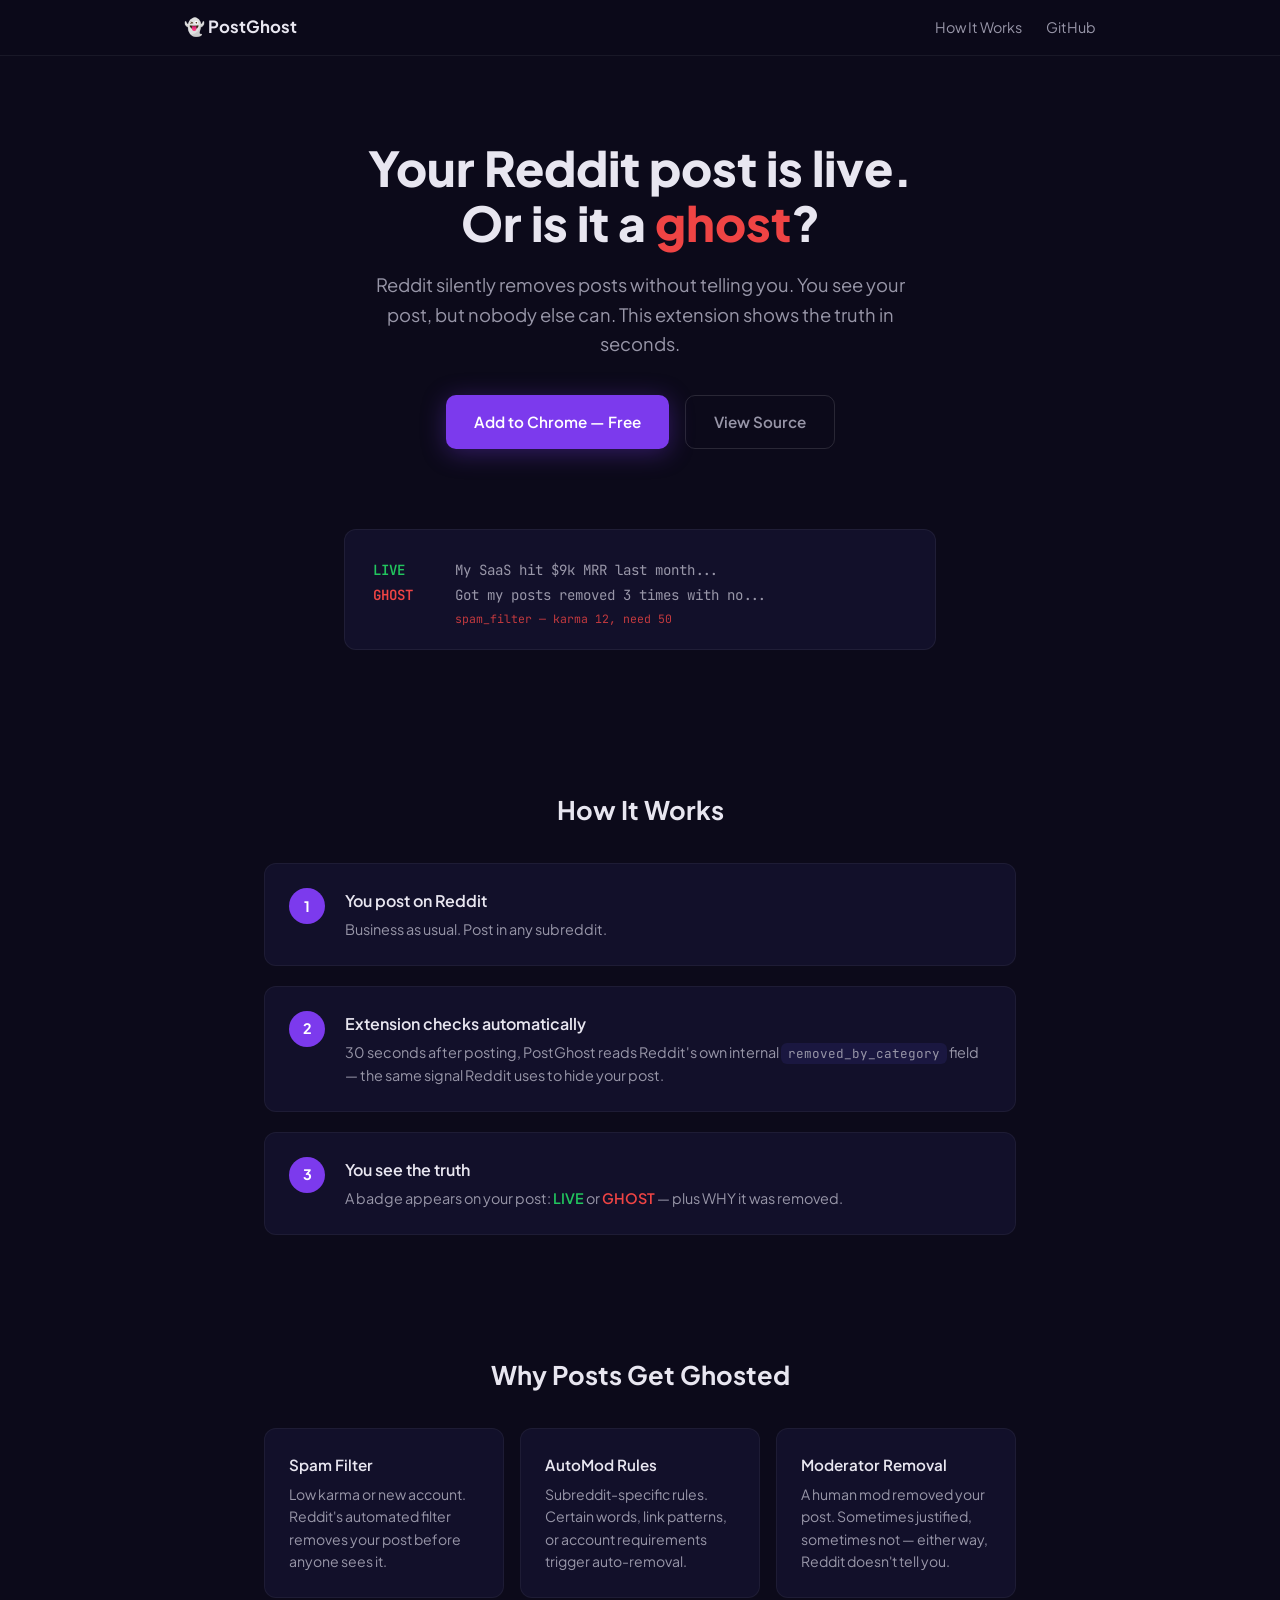
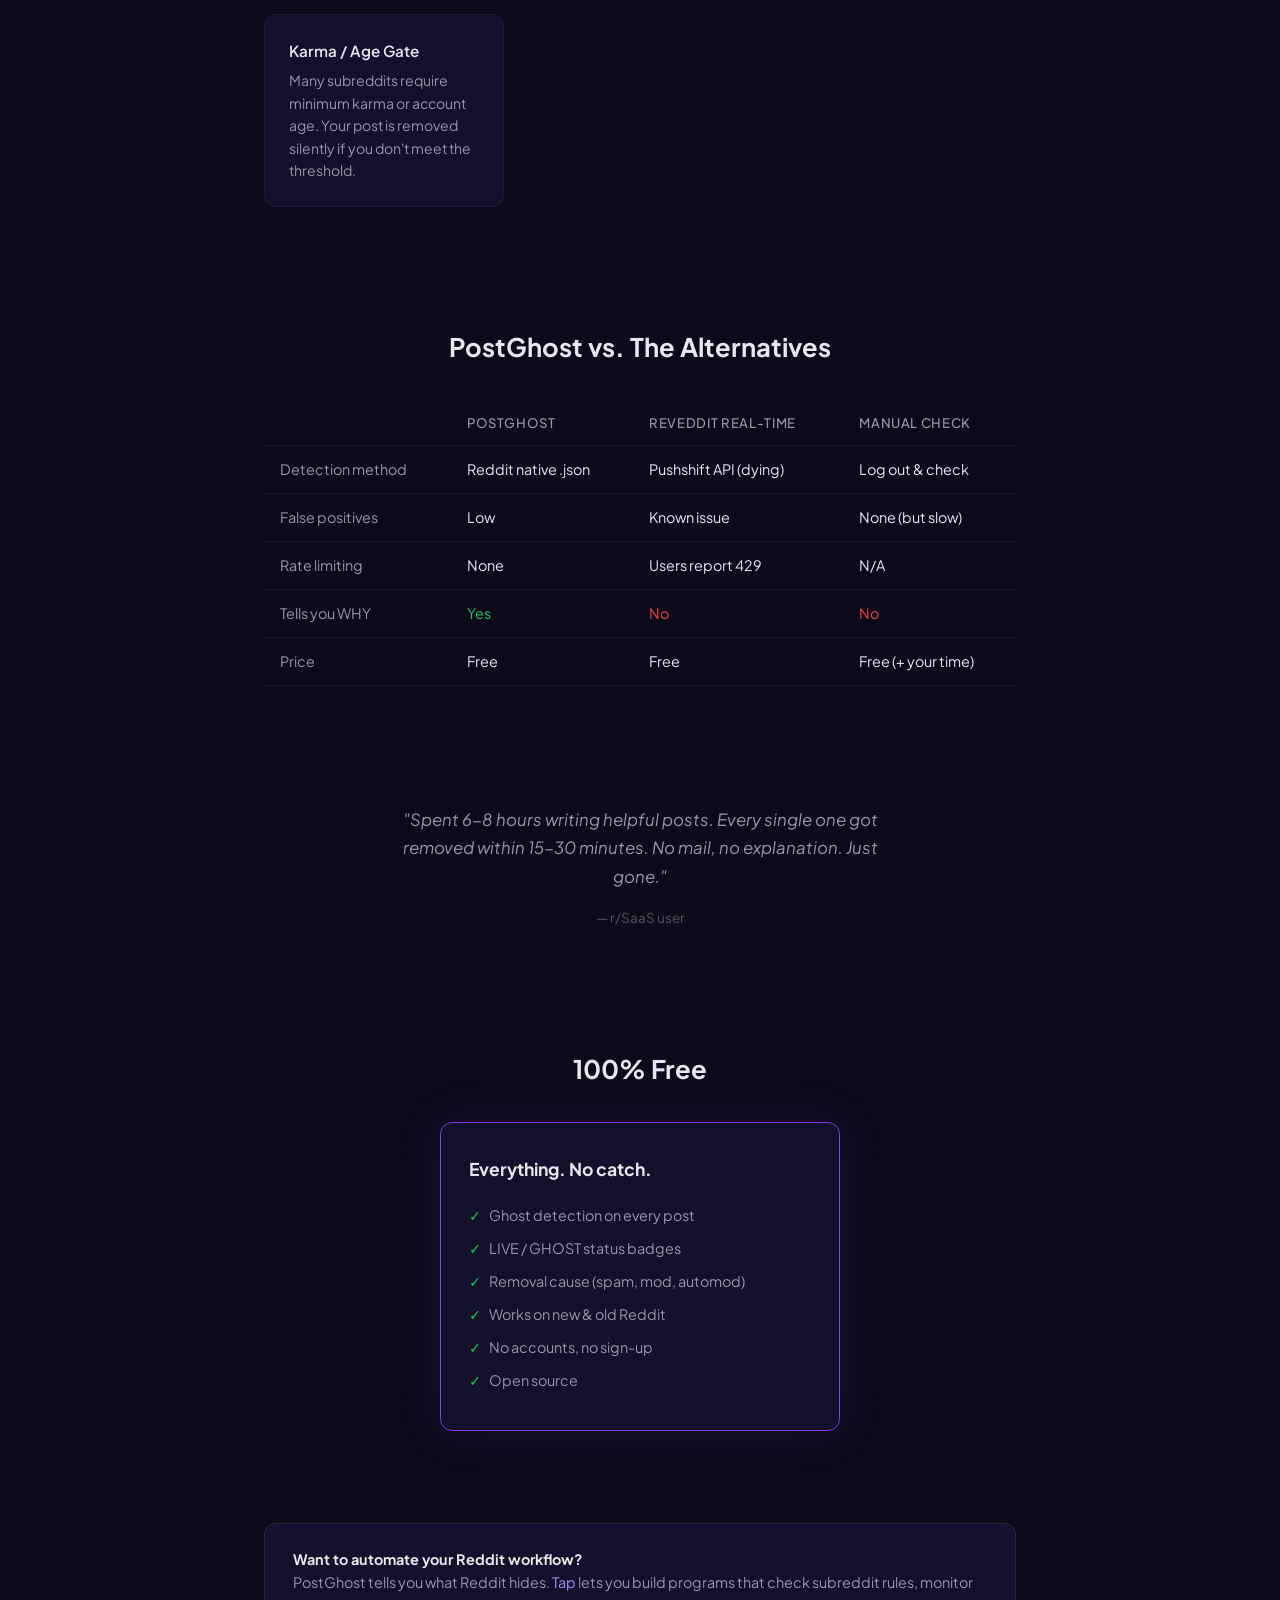
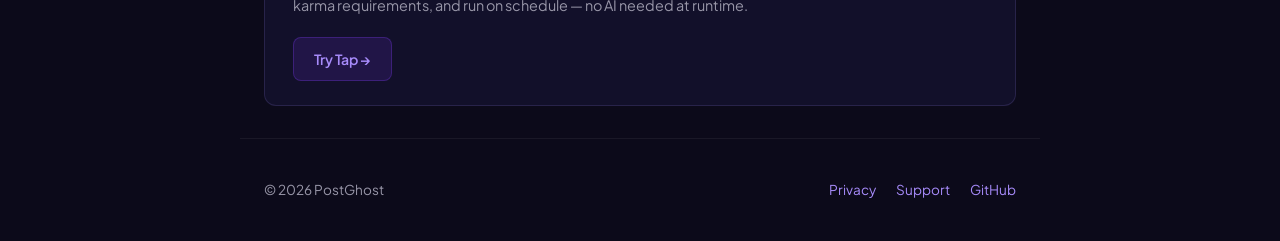
<file: docs/index.html>
<!DOCTYPE html>
<html lang="en">
<head>
<meta charset="UTF-8">
<meta name="viewport" content="width=device-width, initial-scale=1.0">
<title>Is My Post Removed? for Reddit — See what Reddit hides</title>
<meta name="description" content="Reddit silently removes your posts. You can see them, but nobody else can. This free Chrome extension checks in seconds and tells you WHY — so you can fix it.">
<meta property="og:title" content="Is My Post Removed? for Reddit">
<meta property="og:description" content="Reddit silently removes your posts. This free Chrome extension detects ghost posts in seconds and tells you WHY.">
<meta property="og:type" content="website">
<meta property="og:url" content="https://LeonTing1010.github.io/postghost/">
<meta name="twitter:card" content="summary_large_image">
<meta name="twitter:title" content="Is My Post Removed? for Reddit">
<meta name="twitter:description" content="Reddit silently removes your posts. This free Chrome extension detects ghost posts in seconds and tells you WHY.">
<meta name="keywords" content="reddit post removed, reddit ghost post, reddit shadowban, reddit post checker, reddit post visibility, is my reddit post visible, reddit removed by spam filter, reddit automod, reveddit alternative">
<meta name="author" content="LeonTing1010">
<meta name="robots" content="index, follow">
<link rel="canonical" href="https://LeonTing1010.github.io/postghost/">
<link rel="icon" href="data:image/svg+xml,<svg xmlns='http://www.w3.org/2000/svg' viewBox='0 0 100 100'><text y='.9em' font-size='90'>👻</text></svg>">
<script type="application/ld+json">
{
  "@context": "https://schema.org",
  "@type": "SoftwareApplication",
  "name": "Is My Post Removed? for Reddit",
  "description": "Chrome extension that detects when Reddit silently removes your posts. Shows removal cause and how to fix it.",
  "url": "https://LeonTing1010.github.io/postghost/",
  "applicationCategory": "BrowserApplication",
  "operatingSystem": "Chrome",
  "offers": [
    {"@type": "Offer", "price": "0", "priceCurrency": "USD", "description": "Free — ghost detection, removal cause, status badges on every post.", "url": "https://chromewebstore.google.com/detail/is-my-post-removed-for-re/gcihfanalejjjidbiofcmhcjhckdhigf"}
  ],
  "author": {
    "@type": "Person",
    "name": "LeonTing1010",
    "url": "https://github.com/LeonTing1010"
  }
}
</script>
<script type="application/ld+json">
{
  "@context": "https://schema.org",
  "@type": "FAQPage",
  "mainEntity": [
    {"@type": "Question", "name": "How do I know if my Reddit post was removed?", "acceptedAnswer": {"@type": "Answer", "text": "Install 'Is My Post Removed? for Reddit' — it automatically checks every post you make and shows a green (live) or red (ghost) badge. Reddit doesn't tell you when your post is removed, but this extension reads Reddit's own internal signals to detect it."}},
    {"@type": "Question", "name": "Why was my Reddit post removed?", "acceptedAnswer": {"@type": "Answer", "text": "Common reasons: spam filter (low karma), AutoMod rules, moderator removal, or account age restrictions. This extension tells you the exact cause using Reddit's own removed_by_category field."}},
    {"@type": "Question", "name": "What is a ghost post on Reddit?", "acceptedAnswer": {"@type": "Answer", "text": "A ghost post is a post that Reddit silently removes. You can still see it yourself, but it's invisible to everyone else — it won't appear in any feed, search, or subreddit listing. You get zero engagement because nobody can see it."}},
    {"@type": "Question", "name": "Is this better than Reveddit?", "acceptedAnswer": {"@type": "Answer", "text": "Reveddit Real-Time relies on the Pushshift API, which is being deprecated. This extension reads Reddit's native .json endpoint — more reliable, no rate limits, and it tells you WHY your post was removed, not just that it was."}},
    {"@type": "Question", "name": "Does this extension collect my data?", "acceptedAnswer": {"@type": "Answer", "text": "No. Everything runs locally in your browser. No data is sent anywhere. No accounts, no sign-up, no analytics. The extension only reads your own posts via Reddit's public .json endpoint."}}
  ]
}
</script>
<link rel="preconnect" href="https://fonts.googleapis.com">
<link rel="preconnect" href="https://fonts.gstatic.com" crossorigin>
<link href="https://fonts.googleapis.com/css2?family=Plus+Jakarta+Sans:wght@400;500;600;700;800&family=JetBrains+Mono:wght@400;500&display=swap" rel="stylesheet">
<style>
*, *::before, *::after { margin: 0; padding: 0; box-sizing: border-box; }
:root {
  --bg: #0c0a1a;
  --bg-surface: #12102a;
  --bg-card: #1a1740;
  --text: #e8e6f0;
  --text-muted: #9896a8;
  --green: #22c55e;
  --red: #ef4444;
  --yellow: #eab308;
  --accent: #a78bfa;
  --accent-dim: #7c3aed;
  --radius: 12px;
}
body { font-family: 'Plus Jakarta Sans', system-ui, sans-serif; background: var(--bg); color: var(--text); line-height: 1.6; }
a { color: var(--accent); text-decoration: none; }
a:hover { text-decoration: underline; }
code { font-family: 'JetBrains Mono', monospace; background: var(--bg-card); padding: 2px 7px; border-radius: 6px; font-size: 0.88em; }

/* Nav */
nav { position: fixed; top: 0; left: 0; right: 0; z-index: 100; backdrop-filter: blur(16px); background: rgba(12,10,26,0.85); border-bottom: 1px solid rgba(255,255,255,0.06); }
nav .inner { max-width: 960px; margin: 0 auto; padding: 14px 24px; display: flex; align-items: center; justify-content: space-between; }
nav .brand { font-weight: 700; font-size: 1.05rem; display: flex; align-items: center; gap: 8px; }
nav .links { display: flex; gap: 24px; font-size: 0.9rem; }
nav .links a { color: var(--text-muted); }
nav .links a:hover { color: #fff; text-decoration: none; }

/* Hero */
.hero { max-width: 720px; margin: 0 auto; padding: 140px 24px 80px; text-align: center; }
.hero h1 { font-size: clamp(2rem, 5vw, 3rem); font-weight: 800; line-height: 1.15; margin-bottom: 20px; }
.hero h1 .ghost { color: var(--red); }
.hero .sub { font-size: 1.15rem; color: var(--text-muted); max-width: 540px; margin: 0 auto 36px; }
.cta-row { display: flex; gap: 16px; justify-content: center; flex-wrap: wrap; }
.btn { display: inline-flex; align-items: center; gap: 8px; padding: 14px 28px; border-radius: 10px; font-weight: 600; font-size: 0.95rem; transition: transform 0.15s, box-shadow 0.15s; }
.btn:hover { text-decoration: none; transform: translateY(-2px); }
.btn-primary { background: var(--accent-dim); color: #fff; box-shadow: 0 4px 24px rgba(124,58,237,0.35); }
.btn-primary:hover { box-shadow: 0 6px 32px rgba(124,58,237,0.5); }
.btn-ghost { border: 1px solid rgba(255,255,255,0.12); color: var(--text-muted); }
.btn-ghost:hover { border-color: rgba(255,255,255,0.25); color: #fff; }

/* Demo */
.demo { max-width: 640px; margin: 0 auto 80px; padding: 0 24px; }
.demo-card { background: var(--bg-surface); border: 1px solid rgba(255,255,255,0.06); border-radius: var(--radius); padding: 28px 28px 20px; font-family: 'JetBrains Mono', monospace; font-size: 0.88rem; line-height: 1.8; }
.demo-card .line { display: flex; gap: 12px; align-items: baseline; }
.demo-card .badge { display: inline-block; min-width: 70px; font-weight: 600; }
.badge-live { color: var(--green); }
.badge-ghost { color: var(--red); }
.badge-dying { color: var(--yellow); }
.demo-card .title { color: var(--text-muted); }
.demo-card .meta { color: #555; font-size: 0.8em; margin-left: 82px; }
.demo-card .cause { color: var(--red); font-size: 0.82em; margin-left: 82px; opacity: 0.8; }

/* Sections */
section { max-width: 800px; margin: 0 auto; padding: 60px 24px; }
section h2 { font-size: 1.6rem; font-weight: 700; margin-bottom: 32px; text-align: center; }

/* How it works */
.steps { display: grid; gap: 20px; }
.step { display: flex; gap: 20px; align-items: flex-start; background: var(--bg-surface); border: 1px solid rgba(255,255,255,0.05); border-radius: var(--radius); padding: 24px; }
.step-num { flex-shrink: 0; width: 36px; height: 36px; border-radius: 50%; background: var(--accent-dim); color: #fff; display: flex; align-items: center; justify-content: center; font-weight: 700; font-size: 0.9rem; }
.step h3 { font-size: 1rem; font-weight: 600; margin-bottom: 4px; }
.step p { font-size: 0.9rem; color: var(--text-muted); }

/* Why */
.why-grid { display: grid; grid-template-columns: repeat(auto-fit, minmax(220px, 1fr)); gap: 16px; }
.why-card { background: var(--bg-surface); border: 1px solid rgba(255,255,255,0.05); border-radius: var(--radius); padding: 24px; }
.why-card h3 { font-size: 0.95rem; font-weight: 600; margin-bottom: 6px; }
.why-card p { font-size: 0.88rem; color: var(--text-muted); }

/* Comparison */
.compare { overflow-x: auto; }
table { width: 100%; border-collapse: collapse; font-size: 0.9rem; }
th, td { padding: 12px 16px; text-align: left; border-bottom: 1px solid rgba(255,255,255,0.06); }
th { color: var(--text-muted); font-weight: 500; font-size: 0.82rem; text-transform: uppercase; letter-spacing: 0.05em; }
td:first-child { color: var(--text-muted); }

/* Features */
.pricing-grid { max-width: 400px; margin: 0 auto; }
.plan { background: var(--bg-surface); border: 1px solid rgba(255,255,255,0.06); border-radius: var(--radius); padding: 32px 28px; }
.plan.featured { border-color: var(--accent-dim); box-shadow: 0 0 40px rgba(124,58,237,0.15); }
.plan h3 { font-size: 1.1rem; font-weight: 700; margin-bottom: 16px; }
.plan ul { list-style: none; }
.plan li { font-size: 0.9rem; color: var(--text-muted); padding: 5px 0; }
.plan li::before { content: '\2713'; color: var(--green); margin-right: 8px; font-weight: 700; }

/* Tap crosslink */
.tap-strip { max-width: 800px; margin: 0 auto; padding: 32px 24px; }
.tap-strip-inner { background: var(--bg-surface); border: 1px solid rgba(167,139,250,0.15); border-radius: var(--radius); padding: 24px 28px; display: flex; align-items: center; justify-content: space-between; gap: 20px; flex-wrap: wrap; }
.tap-strip-text { font-size: 0.9rem; color: var(--text-muted); }
.tap-strip-text strong { color: var(--text); }
.tap-strip-link { display: inline-flex; align-items: center; gap: 6px; padding: 10px 20px; background: rgba(124,58,237,0.15); border: 1px solid rgba(124,58,237,0.3); border-radius: 8px; font-size: 0.88rem; font-weight: 600; color: var(--accent); white-space: nowrap; transition: background 0.15s, border-color 0.15s; }
.tap-strip-link:hover { background: rgba(124,58,237,0.25); border-color: rgba(167,139,250,0.5); text-decoration: none; }

/* Footer */
footer { max-width: 800px; margin: 0 auto; padding: 40px 24px; border-top: 1px solid rgba(255,255,255,0.06); display: flex; justify-content: space-between; align-items: center; flex-wrap: wrap; gap: 16px; font-size: 0.85rem; color: var(--text-muted); }
footer .links { display: flex; gap: 20px; }

/* Quote */
.quote { max-width: 560px; margin: 0 auto; padding: 60px 24px; text-align: center; }
.quote blockquote { font-size: 1.05rem; font-style: italic; color: var(--text-muted); line-height: 1.7; margin-bottom: 12px; }
.quote cite { font-size: 0.85rem; color: #555; font-style: normal; }

@media (max-width: 600px) {
  nav .links { gap: 14px; font-size: 0.82rem; }
  .hero { padding-top: 110px; }
  .step { flex-direction: column; gap: 12px; }
}
</style>
</head>
<body>

<nav>
  <div class="inner">
    <div class="brand">👻 PostGhost</div>
    <div class="links">
      <a href="#how-it-works">How It Works</a>
      <a href="https://github.com/LeonTing1010/postghost">GitHub</a>
    </div>
  </div>
</nav>

<div class="hero">
  <h1>Your Reddit post is live.<br>Or is it a <span class="ghost">ghost</span>?</h1>
  <p class="sub">Reddit silently removes posts without telling you. You see your post, but nobody else can. This extension shows the truth in seconds.</p>
  <div class="cta-row">
    <a href="https://chromewebstore.google.com/detail/is-my-post-removed-for-re/gcihfanalejjjidbiofcmhcjhckdhigf" target="_blank" rel="noopener" class="btn btn-primary">Add to Chrome — Free</a>
    <a href="https://github.com/LeonTing1010/postghost" class="btn btn-ghost">View Source</a>
  </div>
</div>

<div class="demo">
  <div class="demo-card">
    <div class="line"><span class="badge badge-live">LIVE</span> <span class="title">My SaaS hit $9k MRR last month...</span></div>
    <div class="line"><span class="badge badge-ghost">GHOST</span> <span class="title">Got my posts removed 3 times with no...</span></div>
    <div class="cause">spam_filter — karma 12, need 50</div>
  </div>
</div>

<section id="how-it-works">
  <h2>How It Works</h2>
  <div class="steps">
    <div class="step">
      <div class="step-num">1</div>
      <div>
        <h3>You post on Reddit</h3>
        <p>Business as usual. Post in any subreddit.</p>
      </div>
    </div>
    <div class="step">
      <div class="step-num">2</div>
      <div>
        <h3>Extension checks automatically</h3>
        <p>30 seconds after posting, PostGhost reads Reddit's own internal <code>removed_by_category</code> field — the same signal Reddit uses to hide your post.</p>
      </div>
    </div>
    <div class="step">
      <div class="step-num">3</div>
      <div>
        <h3>You see the truth</h3>
        <p>A badge appears on your post: <span style="color:var(--green);font-weight:600">LIVE</span> or <span style="color:var(--red);font-weight:600">GHOST</span> — plus WHY it was removed.</p>
      </div>
    </div>
  </div>
</section>

<section>
  <h2>Why Posts Get Ghosted</h2>
  <div class="why-grid">
    <div class="why-card">
      <h3>Spam Filter</h3>
      <p>Low karma or new account. Reddit's automated filter removes your post before anyone sees it.</p>
    </div>
    <div class="why-card">
      <h3>AutoMod Rules</h3>
      <p>Subreddit-specific rules. Certain words, link patterns, or account requirements trigger auto-removal.</p>
    </div>
    <div class="why-card">
      <h3>Moderator Removal</h3>
      <p>A human mod removed your post. Sometimes justified, sometimes not — either way, Reddit doesn't tell you.</p>
    </div>
    <div class="why-card">
      <h3>Karma / Age Gate</h3>
      <p>Many subreddits require minimum karma or account age. Your post is removed silently if you don't meet the threshold.</p>
    </div>
  </div>
</section>

<section>
  <h2>PostGhost vs. The Alternatives</h2>
  <div class="compare">
    <table>
      <thead>
        <tr><th></th><th>PostGhost</th><th>Reveddit Real-Time</th><th>Manual Check</th></tr>
      </thead>
      <tbody>
        <tr><td>Detection method</td><td>Reddit native .json</td><td>Pushshift API (dying)</td><td>Log out & check</td></tr>
        <tr><td>False positives</td><td>Low</td><td>Known issue</td><td>None (but slow)</td></tr>
        <tr><td>Rate limiting</td><td>None</td><td>Users report 429</td><td>N/A</td></tr>
        <tr><td>Tells you WHY</td><td style="color:var(--green)">Yes</td><td style="color:var(--red)">No</td><td style="color:var(--red)">No</td></tr>
        <tr><td>Price</td><td>Free</td><td>Free</td><td>Free (+ your time)</td></tr>
      </tbody>
    </table>
  </div>
</section>

<div class="quote">
  <blockquote>"Spent 6-8 hours writing helpful posts. Every single one got removed within 15-30 minutes. No mail, no explanation. Just gone."</blockquote>
  <cite>— r/SaaS user</cite>
</div>

<section id="features">
  <h2>100% Free</h2>
  <div class="pricing-grid">
    <div class="plan featured">
      <h3>Everything. No catch.</h3>
      <ul>
        <li>Ghost detection on every post</li>
        <li>LIVE / GHOST status badges</li>
        <li>Removal cause (spam, mod, automod)</li>
        <li>Works on new &amp; old Reddit</li>
        <li>No accounts, no sign-up</li>
        <li>Open source</li>
      </ul>
    </div>
  </div>
</section>

<div class="tap-strip">
  <div class="tap-strip-inner">
    <div class="tap-strip-text">
      <strong>Want to automate your Reddit workflow?</strong><br>
      PostGhost tells you what Reddit hides. <a href="https://taprun.dev" target="_blank" rel="noopener" style="color:var(--accent)">Tap</a> lets you build programs that check subreddit rules, monitor karma requirements, and run on schedule — no AI needed at runtime.
    </div>
    <a href="https://taprun.dev" target="_blank" rel="noopener" class="tap-strip-link">Try Tap →</a>
  </div>
</div>

<footer>
  <span>&copy; 2026 PostGhost</span>
  <div class="links">
    <a href="privacy.html">Privacy</a>
    <a href="support.html">Support</a>
    <a href="https://github.com/LeonTing1010/postghost">GitHub</a>
  </div>
</footer>

</body>
</html>
</file>
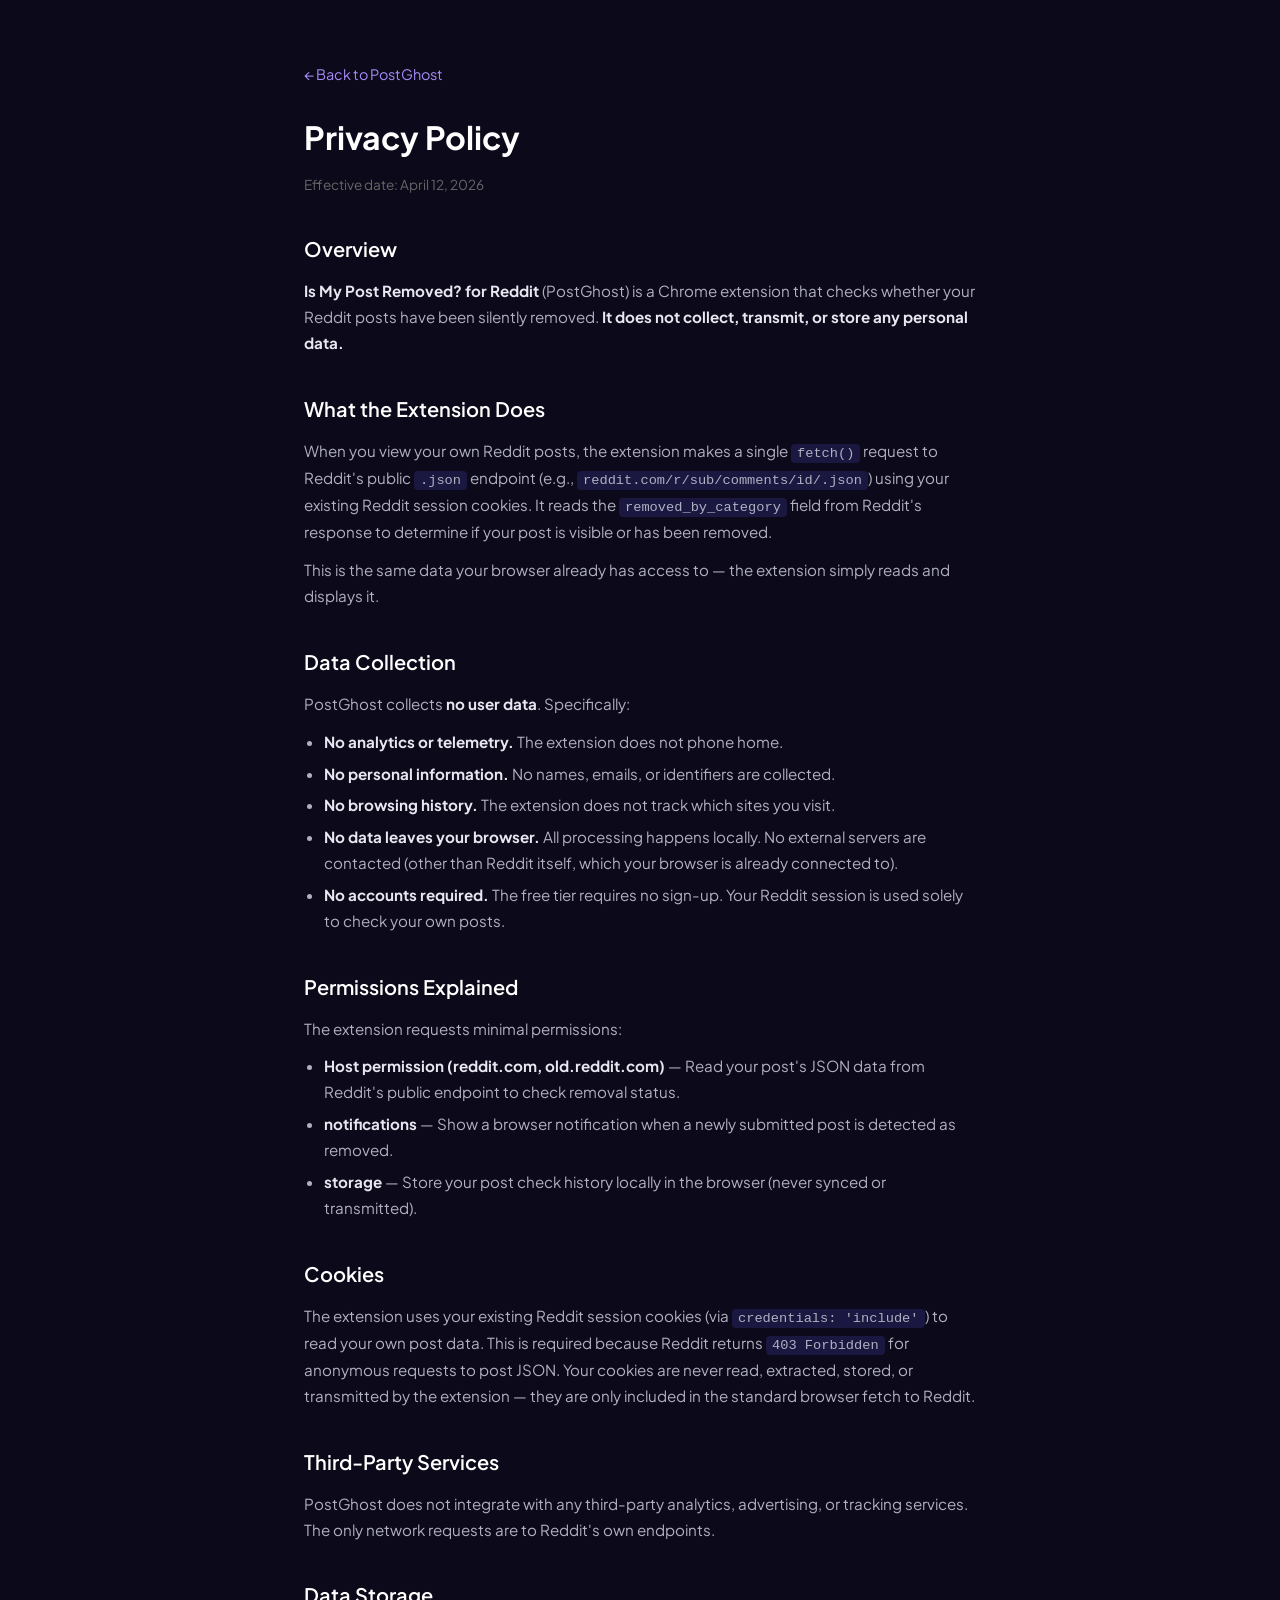
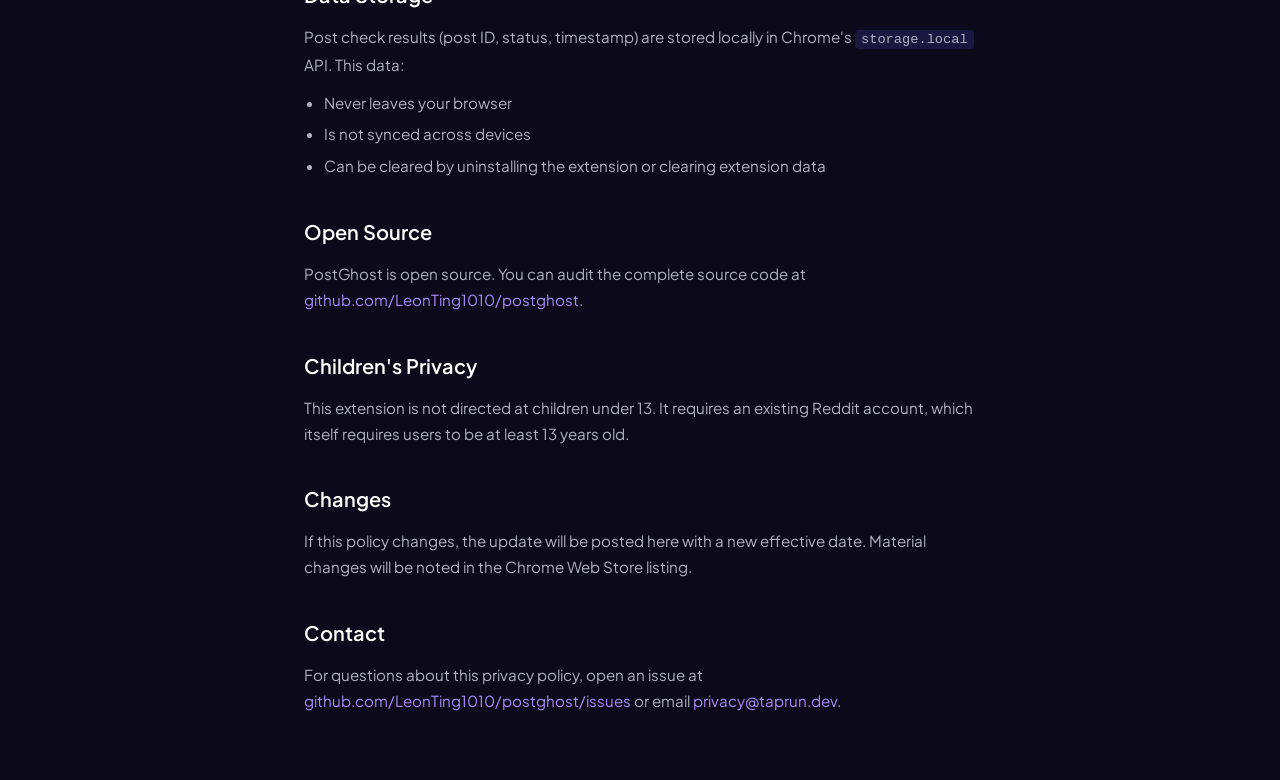
<file: docs/privacy.html>
<!DOCTYPE html>
<html lang="en">
<head>
<meta charset="UTF-8">
<meta name="viewport" content="width=device-width, initial-scale=1.0">
<title>Privacy Policy — Is My Post Removed? for Reddit</title>
<meta name="description" content="Privacy Policy for the Is My Post Removed? for Reddit Chrome extension. No data collection. Everything runs locally.">
<link rel="canonical" href="https://LeonTing1010.github.io/postghost/privacy.html">
<link rel="icon" href="data:image/svg+xml,<svg xmlns='http://www.w3.org/2000/svg' viewBox='0 0 100 100'><text y='.9em' font-size='90'>👻</text></svg>">
<link rel="preconnect" href="https://fonts.googleapis.com">
<link rel="preconnect" href="https://fonts.gstatic.com" crossorigin>
<link href="https://fonts.googleapis.com/css2?family=Plus+Jakarta+Sans:wght@400;500;600;700&display=swap" rel="stylesheet">
<style>
*, *::before, *::after { margin: 0; padding: 0; box-sizing: border-box; }
body { font-family: 'Plus Jakarta Sans', system-ui, sans-serif; background: #0c0a1a; color: #e0e0e0; line-height: 1.7; }
.container { max-width: 720px; margin: 0 auto; padding: 60px 24px; }
h1 { font-size: 2rem; font-weight: 700; color: #fff; margin-bottom: 8px; }
h2 { font-size: 1.25rem; font-weight: 600; color: #fff; margin-top: 36px; margin-bottom: 12px; }
p, li { font-size: 0.95rem; color: #b0b0c0; margin-bottom: 12px; }
ul { padding-left: 20px; }
li { margin-bottom: 6px; }
a { color: #a78bfa; text-decoration: none; }
a:hover { text-decoration: underline; }
.date { font-size: 0.85rem; color: #666; margin-bottom: 32px; }
.back { display: inline-block; margin-bottom: 24px; font-size: 0.9rem; }
code { background: #1a1740; padding: 2px 6px; border-radius: 4px; font-size: 0.9em; }
strong { color: #e8e6f0; }
</style>
</head>
<body>
<div class="container">
<a href="./" class="back">&larr; Back to PostGhost</a>
<h1>Privacy Policy</h1>
<p class="date">Effective date: April 12, 2026</p>

<h2>Overview</h2>
<p><strong>Is My Post Removed? for Reddit</strong> (PostGhost) is a Chrome extension that checks whether your Reddit posts have been silently removed. <strong>It does not collect, transmit, or store any personal data.</strong></p>

<h2>What the Extension Does</h2>
<p>When you view your own Reddit posts, the extension makes a single <code>fetch()</code> request to Reddit's public <code>.json</code> endpoint (e.g., <code>reddit.com/r/sub/comments/id/.json</code>) using your existing Reddit session cookies. It reads the <code>removed_by_category</code> field from Reddit's response to determine if your post is visible or has been removed.</p>
<p>This is the same data your browser already has access to — the extension simply reads and displays it.</p>

<h2>Data Collection</h2>
<p>PostGhost collects <strong>no user data</strong>. Specifically:</p>
<ul>
  <li><strong>No analytics or telemetry.</strong> The extension does not phone home.</li>
  <li><strong>No personal information.</strong> No names, emails, or identifiers are collected.</li>
  <li><strong>No browsing history.</strong> The extension does not track which sites you visit.</li>
  <li><strong>No data leaves your browser.</strong> All processing happens locally. No external servers are contacted (other than Reddit itself, which your browser is already connected to).</li>
  <li><strong>No accounts required.</strong> The free tier requires no sign-up. Your Reddit session is used solely to check your own posts.</li>
</ul>

<h2>Permissions Explained</h2>
<p>The extension requests minimal permissions:</p>
<ul>
  <li><strong>Host permission (reddit.com, old.reddit.com)</strong> — Read your post's JSON data from Reddit's public endpoint to check removal status.</li>
  <li><strong>notifications</strong> — Show a browser notification when a newly submitted post is detected as removed.</li>
  <li><strong>storage</strong> — Store your post check history locally in the browser (never synced or transmitted).</li>
</ul>

<h2>Cookies</h2>
<p>The extension uses your existing Reddit session cookies (via <code>credentials: 'include'</code>) to read your own post data. This is required because Reddit returns <code>403 Forbidden</code> for anonymous requests to post JSON. Your cookies are never read, extracted, stored, or transmitted by the extension — they are only included in the standard browser fetch to Reddit.</p>

<h2>Third-Party Services</h2>
<p>PostGhost does not integrate with any third-party analytics, advertising, or tracking services. The only network requests are to Reddit's own endpoints.</p>

<h2>Data Storage</h2>
<p>Post check results (post ID, status, timestamp) are stored locally in Chrome's <code>storage.local</code> API. This data:</p>
<ul>
  <li>Never leaves your browser</li>
  <li>Is not synced across devices</li>
  <li>Can be cleared by uninstalling the extension or clearing extension data</li>
</ul>

<h2>Open Source</h2>
<p>PostGhost is open source. You can audit the complete source code at <a href="https://github.com/LeonTing1010/postghost">github.com/LeonTing1010/postghost</a>.</p>

<h2>Children's Privacy</h2>
<p>This extension is not directed at children under 13. It requires an existing Reddit account, which itself requires users to be at least 13 years old.</p>

<h2>Changes</h2>
<p>If this policy changes, the update will be posted here with a new effective date. Material changes will be noted in the Chrome Web Store listing.</p>

<h2>Contact</h2>
<p>For questions about this privacy policy, open an issue at <a href="https://github.com/LeonTing1010/postghost/issues">github.com/LeonTing1010/postghost/issues</a> or email <a href="mailto:privacy@taprun.dev">privacy@taprun.dev</a>.</p>
</div>
</body>
</html>
</file>
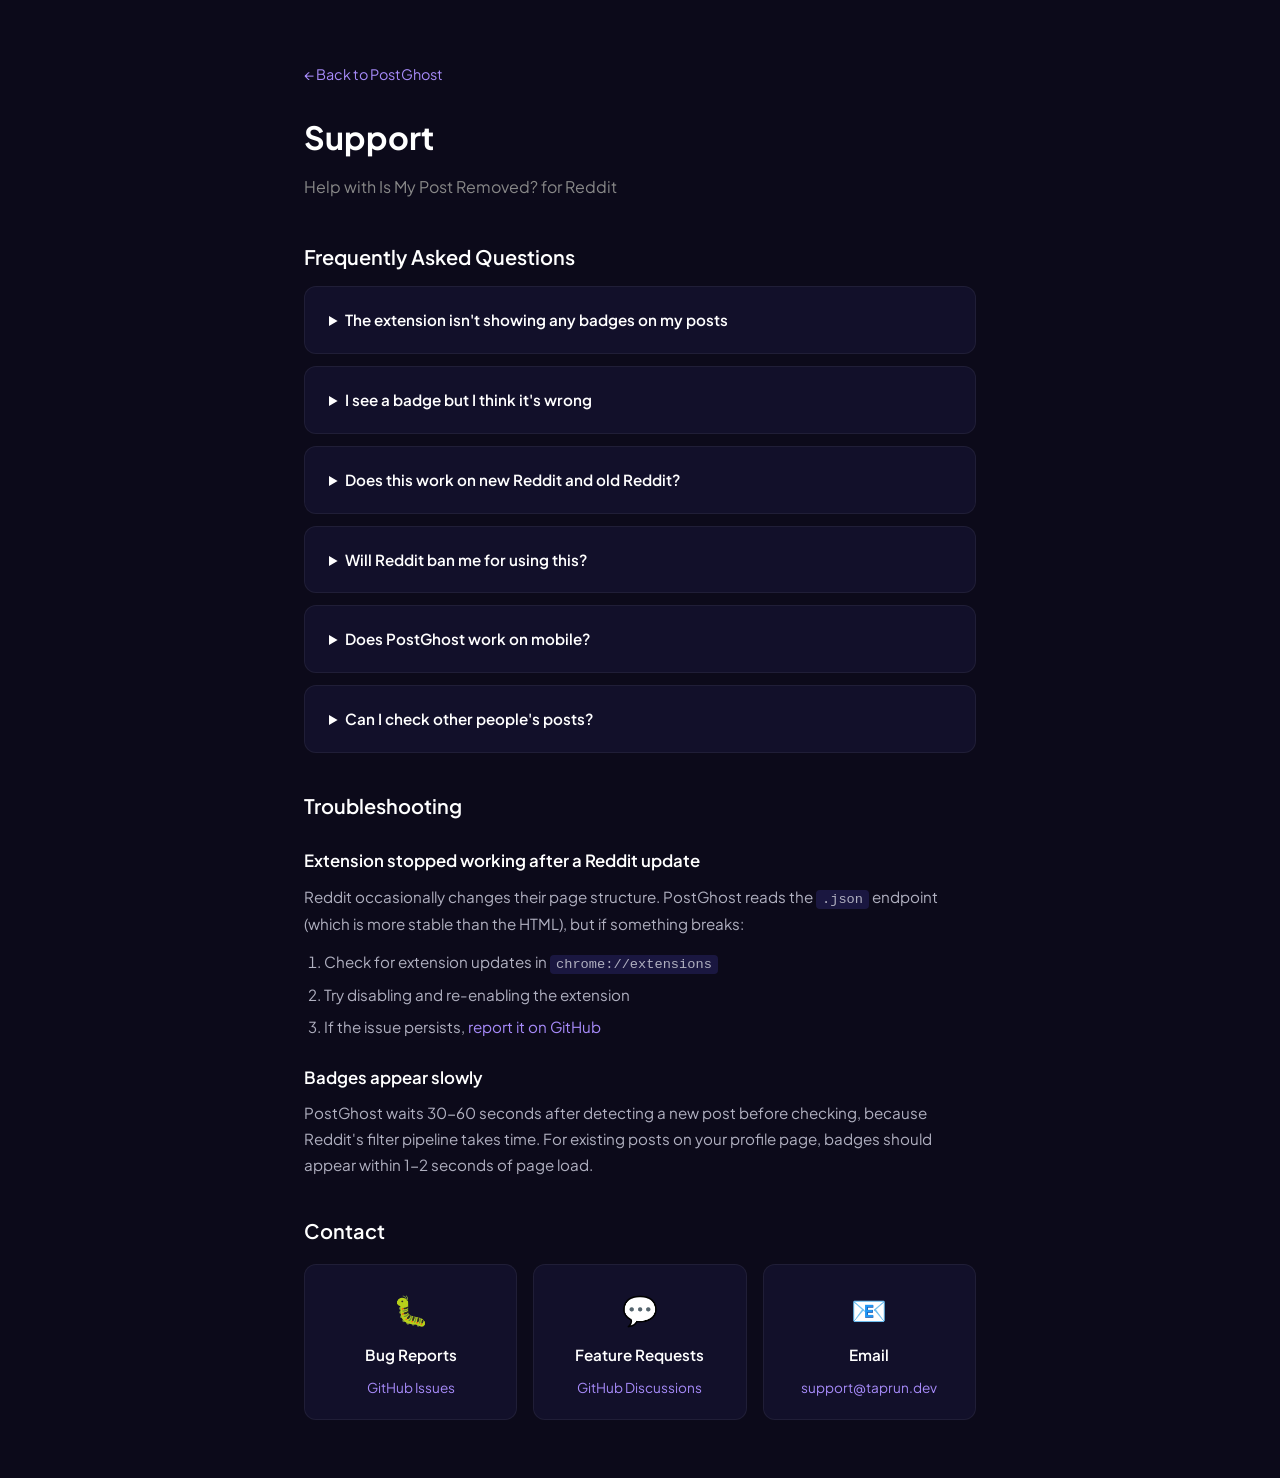
<file: docs/support.html>
<!DOCTYPE html>
<html lang="en">
<head>
<meta charset="UTF-8">
<meta name="viewport" content="width=device-width, initial-scale=1.0">
<title>Support — Is My Post Removed? for Reddit</title>
<meta name="description" content="Get help with the Is My Post Removed? for Reddit Chrome extension. FAQ, troubleshooting, and contact information.">
<link rel="canonical" href="https://LeonTing1010.github.io/postghost/support.html">
<link rel="icon" href="data:image/svg+xml,<svg xmlns='http://www.w3.org/2000/svg' viewBox='0 0 100 100'><text y='.9em' font-size='90'>👻</text></svg>">
<link rel="preconnect" href="https://fonts.googleapis.com">
<link rel="preconnect" href="https://fonts.gstatic.com" crossorigin>
<link href="https://fonts.googleapis.com/css2?family=Plus+Jakarta+Sans:wght@400;500;600;700&display=swap" rel="stylesheet">
<style>
*, *::before, *::after { margin: 0; padding: 0; box-sizing: border-box; }
body { font-family: 'Plus Jakarta Sans', system-ui, sans-serif; background: #0c0a1a; color: #e0e0e0; line-height: 1.7; }
.container { max-width: 720px; margin: 0 auto; padding: 60px 24px; }
h1 { font-size: 2rem; font-weight: 700; color: #fff; margin-bottom: 8px; }
h2 { font-size: 1.25rem; font-weight: 600; color: #fff; margin-top: 36px; margin-bottom: 12px; }
h3 { font-size: 1.05rem; font-weight: 600; color: #fff; margin-top: 24px; margin-bottom: 8px; }
p, li { font-size: 0.95rem; color: #b0b0c0; margin-bottom: 12px; }
ul, ol { padding-left: 20px; }
li { margin-bottom: 6px; }
a { color: #a78bfa; text-decoration: none; }
a:hover { text-decoration: underline; }
.back { display: inline-block; margin-bottom: 24px; font-size: 0.9rem; }
.sub { font-size: 1rem; color: #888; margin-bottom: 40px; }
code { background: #1a1740; padding: 2px 6px; border-radius: 4px; font-size: 0.9em; }
strong { color: #e8e6f0; }

.faq-item { background: #12102a; border: 1px solid rgba(255,255,255,0.06); border-radius: 12px; padding: 20px 24px; margin-bottom: 12px; }
.faq-item summary { font-weight: 600; color: #fff; cursor: pointer; font-size: 0.95rem; }
.faq-item summary:hover { color: #a78bfa; }
.faq-item p { margin-top: 12px; margin-bottom: 0; }

.contact-grid { display: grid; grid-template-columns: repeat(auto-fit, minmax(200px, 1fr)); gap: 16px; margin-top: 16px; }
.contact-card { background: #12102a; border: 1px solid rgba(255,255,255,0.06); border-radius: 12px; padding: 20px; text-align: center; }
.contact-card .icon { font-size: 1.8rem; margin-bottom: 8px; }
.contact-card h3 { margin-top: 0; font-size: 0.95rem; }
.contact-card p { font-size: 0.85rem; margin-bottom: 0; }
</style>
</head>
<body>
<div class="container">
<a href="./" class="back">&larr; Back to PostGhost</a>
<h1>Support</h1>
<p class="sub">Help with Is My Post Removed? for Reddit</p>

<h2>Frequently Asked Questions</h2>

<details class="faq-item">
  <summary>The extension isn't showing any badges on my posts</summary>
  <p>Make sure you're viewing your <strong>own</strong> posts while logged in to Reddit. PostGhost only checks posts authored by the currently logged-in user. Try refreshing the page — badges appear after a brief check.</p>
</details>

<details class="faq-item">
  <summary>I see a badge but I think it's wrong</summary>
  <p>PostGhost reads Reddit's own <code>removed_by_category</code> field. If you believe a result is incorrect, try opening your post in an incognito/private window (without logging in). If you can't see the post there, it's been removed — PostGhost is correct. If you can see it, please <a href="https://github.com/LeonTing1010/postghost/issues">report the false positive</a>.</p>
</details>

<details class="faq-item">
  <summary>Does this work on new Reddit and old Reddit?</summary>
  <p>Yes. PostGhost works on both <code>reddit.com</code> (new design) and <code>old.reddit.com</code>. The underlying <code>.json</code> endpoint is the same.</p>
</details>

<details class="faq-item">
  <summary>Will Reddit ban me for using this?</summary>
  <p>No. PostGhost makes a single standard HTTP request to Reddit's public <code>.json</code> endpoint per post — the same request your browser makes when loading a page. It does not scrape, does not use unofficial APIs, and does not violate Reddit's terms of service.</p>
</details>

<details class="faq-item">
  <summary>Does PostGhost work on mobile?</summary>
  <p>No. PostGhost is a Chrome desktop extension. Chrome on Android and iOS does not support extensions. For mobile, you can manually check by opening your post URL in a private/incognito tab.</p>
</details>

<details class="faq-item">
  <summary>Can I check other people's posts?</summary>
  <p>No. Reddit only exposes the <code>removed_by_category</code> field to the post author. PostGhost can only check posts you authored while you're logged in.</p>
</details>

<h2>Troubleshooting</h2>

<h3>Extension stopped working after a Reddit update</h3>
<p>Reddit occasionally changes their page structure. PostGhost reads the <code>.json</code> endpoint (which is more stable than the HTML), but if something breaks:</p>
<ol>
  <li>Check for extension updates in <code>chrome://extensions</code></li>
  <li>Try disabling and re-enabling the extension</li>
  <li>If the issue persists, <a href="https://github.com/LeonTing1010/postghost/issues">report it on GitHub</a></li>
</ol>

<h3>Badges appear slowly</h3>
<p>PostGhost waits 30-60 seconds after detecting a new post before checking, because Reddit's filter pipeline takes time. For existing posts on your profile page, badges should appear within 1-2 seconds of page load.</p>

<h2>Contact</h2>

<div class="contact-grid">
  <div class="contact-card">
    <div class="icon">🐛</div>
    <h3>Bug Reports</h3>
    <p><a href="https://github.com/LeonTing1010/postghost/issues">GitHub Issues</a></p>
  </div>
  <div class="contact-card">
    <div class="icon">💬</div>
    <h3>Feature Requests</h3>
    <p><a href="https://github.com/LeonTing1010/postghost/discussions">GitHub Discussions</a></p>
  </div>
  <div class="contact-card">
    <div class="icon">📧</div>
    <h3>Email</h3>
    <p><a href="mailto:support@taprun.dev">support@taprun.dev</a></p>
  </div>
</div>

</div>
</body>
</html>
</file>
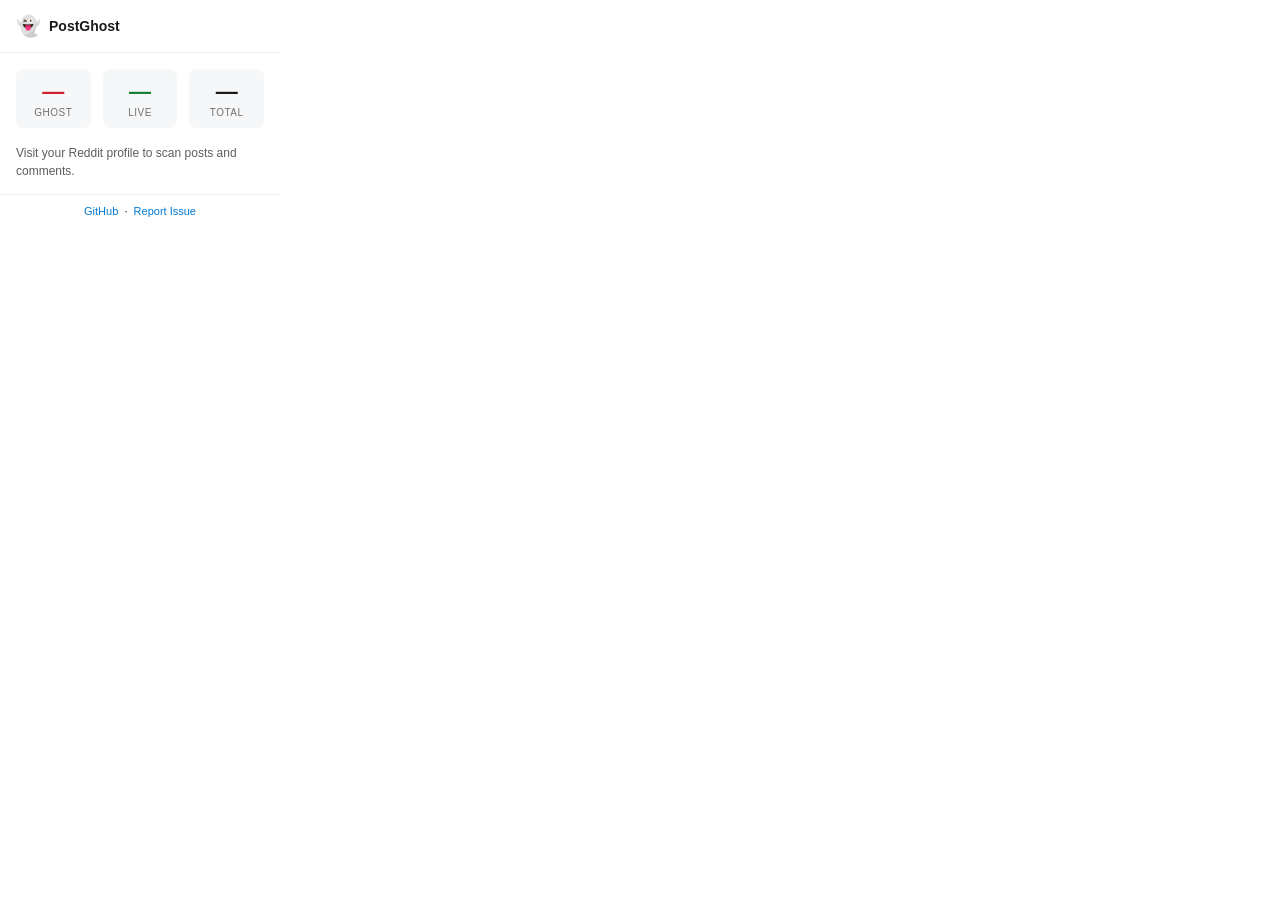
<file: extension/popup.html>
<!DOCTYPE html>
<html>
<head>
<meta charset="utf-8">
<style>
* { margin: 0; padding: 0; box-sizing: border-box; }
body {
  width: 280px;
  font-family: -apple-system, BlinkMacSystemFont, "Segoe UI", sans-serif;
  font-size: 13px;
  color: #1a1a1b;
  background: #fff;
}
@media (prefers-color-scheme: dark) {
  body { background: #1a1a1b; color: #d7dadc; }
  .header { border-bottom-color: #343536; }
  .stat-value { color: #d7dadc; }
  .footer { border-top-color: #343536; }
  .footer a { color: #4fbcff; }
}
.header {
  padding: 14px 16px;
  border-bottom: 1px solid #edeff1;
  display: flex;
  align-items: center;
  gap: 8px;
}
.header-icon { font-size: 20px; }
.header-title { font-weight: 700; font-size: 14px; }
.stats {
  padding: 16px;
  display: flex;
  gap: 12px;
}
.stat {
  flex: 1;
  text-align: center;
  padding: 10px 8px;
  border-radius: 8px;
  background: #f6f7f8;
}
@media (prefers-color-scheme: dark) {
  .stat { background: #272729; }
}
.stat-value {
  font-size: 22px;
  font-weight: 700;
  line-height: 1.2;
}
.stat-label {
  font-size: 10px;
  text-transform: uppercase;
  letter-spacing: 0.5px;
  opacity: 0.6;
  margin-top: 2px;
}
.stat-ghost .stat-value { color: #cf222e; }
.stat-live .stat-value { color: #1a7f37; }
.message {
  padding: 0 16px 14px;
  font-size: 12px;
  opacity: 0.7;
  line-height: 1.5;
}
.footer {
  padding: 10px 16px;
  border-top: 1px solid #edeff1;
  font-size: 11px;
  text-align: center;
}
.footer a {
  color: #0079d3;
  text-decoration: none;
}
.footer a:hover { text-decoration: underline; }
</style>
</head>
<body>
  <div class="header">
    <span class="header-icon">&#x1F47B;</span>
    <span class="header-title">PostGhost</span>
  </div>
  <div class="stats">
    <div class="stat stat-ghost">
      <div class="stat-value" id="ghost-count">&mdash;</div>
      <div class="stat-label">Ghost</div>
    </div>
    <div class="stat stat-live">
      <div class="stat-value" id="live-count">&mdash;</div>
      <div class="stat-label">Live</div>
    </div>
    <div class="stat">
      <div class="stat-value" id="total-count">&mdash;</div>
      <div class="stat-label">Total</div>
    </div>
  </div>
  <div class="message" id="message">Visit your Reddit profile to scan posts and comments.</div>
  <div class="footer">
    <a href="https://github.com/LeonTing1010/postghost" target="_blank">GitHub</a>
    &nbsp;&middot;&nbsp;
    <a href="https://github.com/LeonTing1010/postghost/issues" target="_blank">Report Issue</a>
  </div>
  <script src="popup.js"></script>
</body>
</html>
</file>
